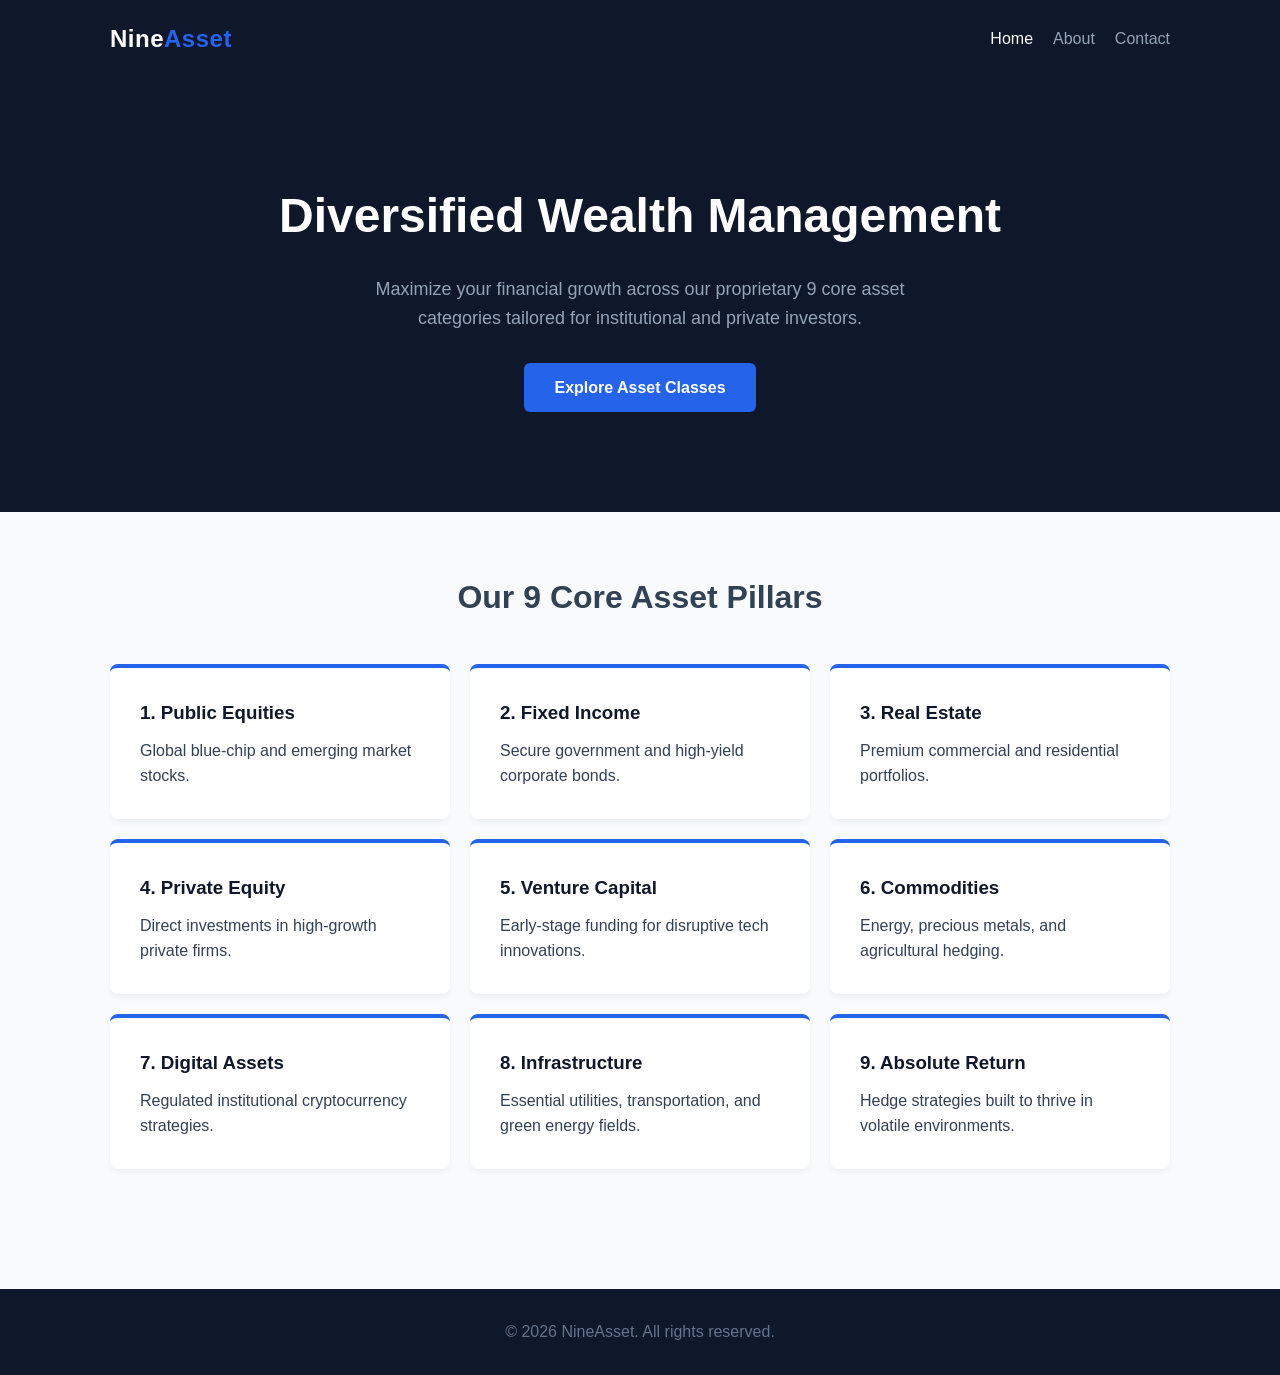
<file: index.html>
<!DOCTYPE html>
<html lang="en">
<head>
    <meta charset="UTF-8">
    <meta name="viewport" content="width=device-width, initial-scale=1.0">
    <title>NineAsset | Premier Asset Management</title>
    <link rel="stylesheet" href="css/style.css">
</head>
<body>
    <header>
        <nav class="container">
            <div class="logo">Nine<span>Asset</span></div>
            <ul class="nav-links">
                <li><a href="index.html" class="active">Home</a></li>
                <li><a href="about.html">About</a></li>
                <li><a href="contact.html">Contact</a></li>
            </ul>
        </nav>
    </header>

    <main>
        <section class="hero">
            <div class="container hero-content">
                <h1>Diversified Wealth Management</h1>
                <p>Maximize your financial growth across our proprietary 9 core asset categories tailored for institutional and private investors.</p>
                <a href="contact.html" class="btn">Explore Asset Classes</a>
            </div>
        </section>

        <section class="assets container">
            <h2>Our 9 Core Asset Pillars</h2>
            <div class="asset-grid">
                <div class="asset-card"><h3>1. Public Equities</h3><p>Global blue-chip and emerging market stocks.</p></div>
                <div class="asset-card"><h3>2. Fixed Income</h3><p>Secure government and high-yield corporate bonds.</p></div>
                <div class="asset-card"><h3>3. Real Estate</h3><p>Premium commercial and residential portfolios.</p></div>
                <div class="asset-card"><h3>4. Private Equity</h3><p>Direct investments in high-growth private firms.</p></div>
                <div class="asset-card"><h3>5. Venture Capital</h3><p>Early-stage funding for disruptive tech innovations.</p></div>
                <div class="asset-card"><h3>6. Commodities</h3><p>Energy, precious metals, and agricultural hedging.</p></div>
                <div class="asset-card"><h3>7. Digital Assets</h3><p>Regulated institutional cryptocurrency strategies.</p></div>
                <div class="asset-card"><h3>8. Infrastructure</h3><p>Essential utilities, transportation, and green energy fields.</p></div>
                <div class="asset-card"><h3>9. Absolute Return</h3><p>Hedge strategies built to thrive in volatile environments.</p></div>
            </div>
        </section>
    </main>

    <footer>
        <p>&copy; 2026 NineAsset. All rights reserved.</p>
    </footer>

    <script src="js/main.js"></script>
</body>
</html>
</file>
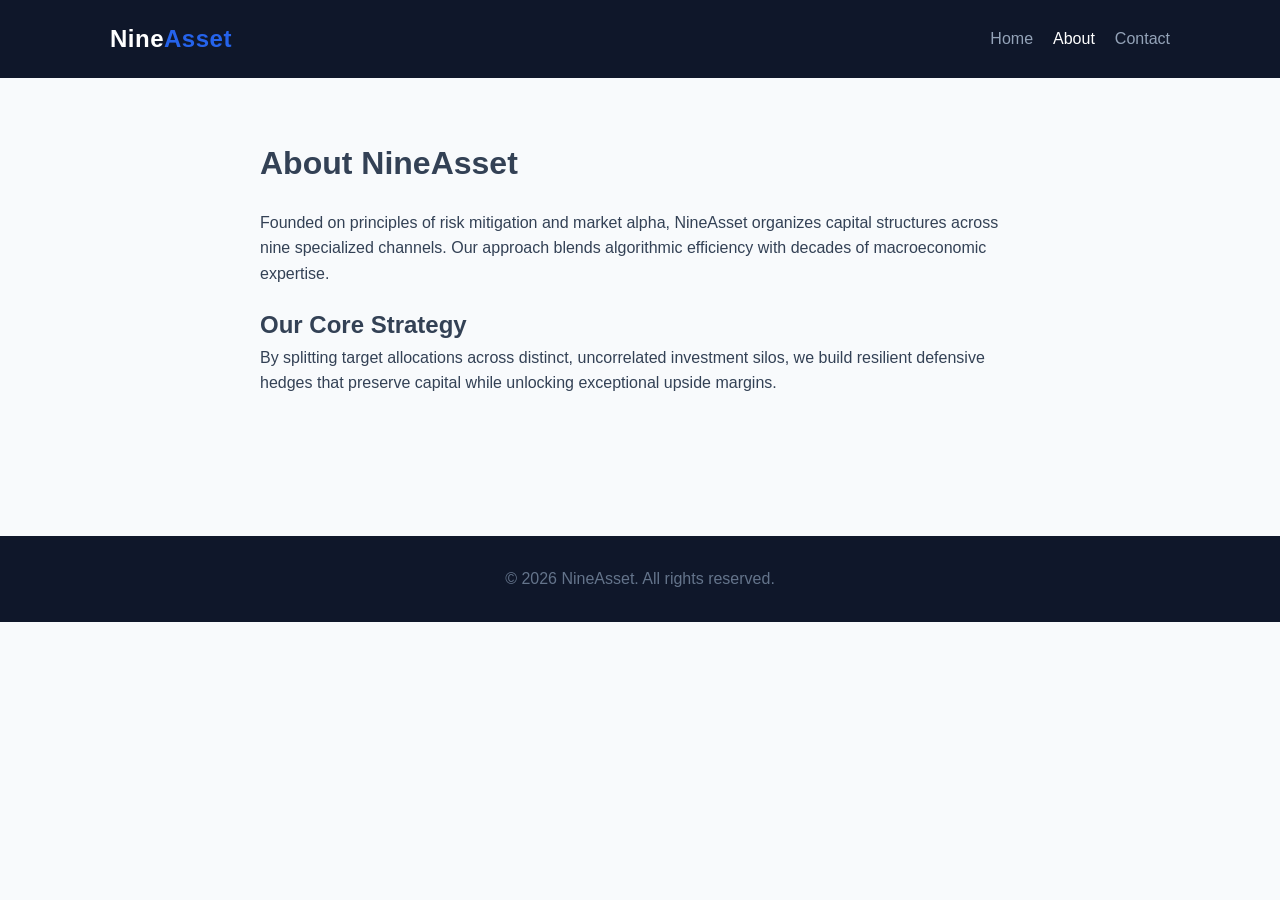
<file: about.html>
<!DOCTYPE html>
<html lang="en">
<head>
    <meta charset="UTF-8">
    <meta name="viewport" content="width=device-width, initial-scale=1.0">
    <title>About Us | NineAsset</title>
    <link rel="stylesheet" href="css/style.css">
</head>
<body>
    <header>
        <nav class="container">
            <div class="logo">Nine<span>Asset</span></div>
            <ul class="nav-links">
                <li><a href="index.html">Home</a></li>
                <li><a href="about.html" class="active">About</a></li>
                <li><a href="contact.html">Contact</a></li>
            </ul>
        </nav>
    </header>

    <main class="container page-content">
        <h1>About NineAsset</h1>
        <p>Founded on principles of risk mitigation and market alpha, NineAsset organizes capital structures across nine specialized channels. Our approach blends algorithmic efficiency with decades of macroeconomic expertise.</p>
        <h2>Our Core Strategy</h2>
        <p>By splitting target allocations across distinct, uncorrelated investment silos, we build resilient defensive hedges that preserve capital while unlocking exceptional upside margins.</p>
    </main>

    <footer>
        <p>&copy; 2026 NineAsset. All rights reserved.</p>
    </footer>
</body>
</html>
</file>
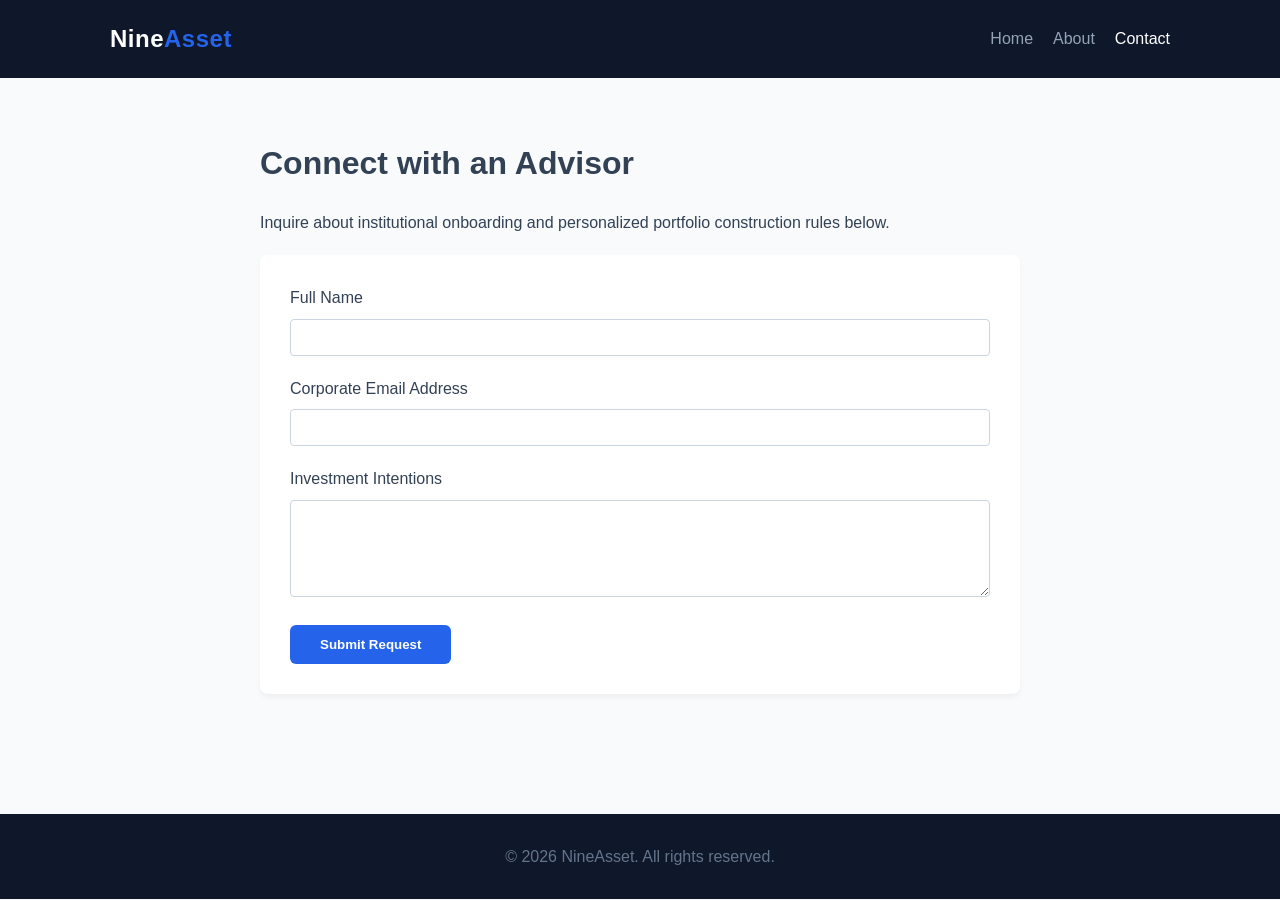
<file: contact.html>
<!DOCTYPE html>
<html lang="en">
<head>
    <meta charset="UTF-8">
    <meta name="viewport" content="width=device-width, initial-scale=1.0">
    <title>Contact Portfolio Team | NineAsset</title>
    <link rel="stylesheet" href="css/style.css">
</head>
<body>
    <header>
        <nav class="container">
            <div class="logo">Nine<span>Asset</span></div>
            <ul class="nav-links">
                <li><a href="index.html">Home</a></li>
                <li><a href="about.html">About</a></li>
                <li><a href="contact.html" class="active">Contact</a></li>
            </ul>
        </nav>
    </header>

    <main class="container page-content">
        <h1>Connect with an Advisor</h1>
        <p>Inquire about institutional onboarding and personalized portfolio construction rules below.</p>
        
        <form id="contactForm" class="contact-form">
            <div class="form-group">
                <label for="name">Full Name</label>
                <input type="text" id="name" required>
            </div>
            <div class="form-group">
                <label for="email">Corporate Email Address</label>
                <input type="email" id="email" required>
            </div>
            <div class="form-group">
                <label for="message">Investment Intentions</label>
                <textarea id="message" rows="5" required></textarea>
            </div>
            <button type="submit" class="btn">Submit Request</button>
        </form>
    </main>

    <footer>
        <p>&copy; 2026 NineAsset. All rights reserved.</p>
    </footer>
    <script src="js/main.js"></script>
</body>
</html>
</file>
<file: css/style.css>
:root {
    --primary: #0f172a;
    --accent: #2563eb;
    --text: #334155;
    --bg: #f8fafc;
    --white: #ffffff;
}

* {
    box-sizing: border-box;
    margin: 0;
    padding: 0;
    font-family: -apple-system, BlinkMacSystemFont, "Segoe UI", Roboto, sans-serif;
}

body {
    background-color: var(--bg);
    color: var(--text);
    line-height: 1.6;
}

.container {
    max-width: 1100px;
    margin: 0 auto;
    padding: 0 20px;
}

header {
    background-color: var(--primary);
    padding: 20px 0;
    color: var(--white);
}

nav {
    display: flex;
    justify-content: space-between;
    align-items: center;
}

.logo {
    font-size: 24px;
    font-weight: 700;
    letter-spacing: 0.5px;
}

.logo span {
    color: var(--accent);
}

.nav-links {
    display: flex;
    list-style: none;
}

.nav-links a {
    color: #94a3b8;
    text-decoration: none;
    margin-left: 20px;
    font-weight: 500;
    transition: color 0.3s;
}

.nav-links a:hover, .nav-links a.active {
    color: var(--white);
}

.hero {
    background-color: var(--primary);
    color: var(--white);
    padding: 100px 0;
    text-align: center;
}

.hero h1 {
    font-size: 48px;
    margin-bottom: 20px;
}

.hero p {
    font-size: 18px;
    max-width: 600px;
    margin: 0 auto 30px;
    color: #94a3b8;
}

.btn {
    display: inline-block;
    background-color: var(--accent);
    color: var(--white);
    padding: 12px 30px;
    text-decoration: none;
    border-radius: 6px;
    font-weight: 600;
    border: none;
    cursor: pointer;
}

.assets {
    padding: 60px 20px;
}

.assets h2 {
    text-align: center;
    margin-bottom: 40px;
    font-size: 32px;
}

.asset-grid {
    display: grid;
    grid-template-columns: repeat(auto-fit, minmax(300px, 1fr));
    gap: 20px;
}

.asset-card {
    background: var(--white);
    padding: 30px;
    border-radius: 8px;
    box-shadow: 0 4px 6px -1px rgba(0,0,0,0.05);
    border-top: 4px solid var(--accent);
}

.asset-card h3 {
    margin-bottom: 10px;
    color: var(--primary);
}

.page-content {
    padding: 60px 20px;
    max-width: 800px;
}

.page-content h1 {
    margin-bottom: 20px;
}

.page-content p {
    margin-bottom: 20px;
}

.contact-form {
    background: var(--white);
    padding: 30px;
    border-radius: 8px;
    box-shadow: 0 4px 6px -1px rgba(0,0,0,0.05);
}

.form-group {
    margin-bottom: 20px;
}

.form-group label {
    display: block;
    margin-bottom: 8px;
    font-weight: 500;
}

.form-group input, .form-group textarea {
    width: 100%;
    padding: 10px;
    border: 1px solid #cbd5e1;
    border-radius: 4px;
}

footer {
    background-color: var(--primary);
    color: #64748b;
    text-align: center;
    padding: 30px 0;
    margin-top: 60px;
}
</file>
